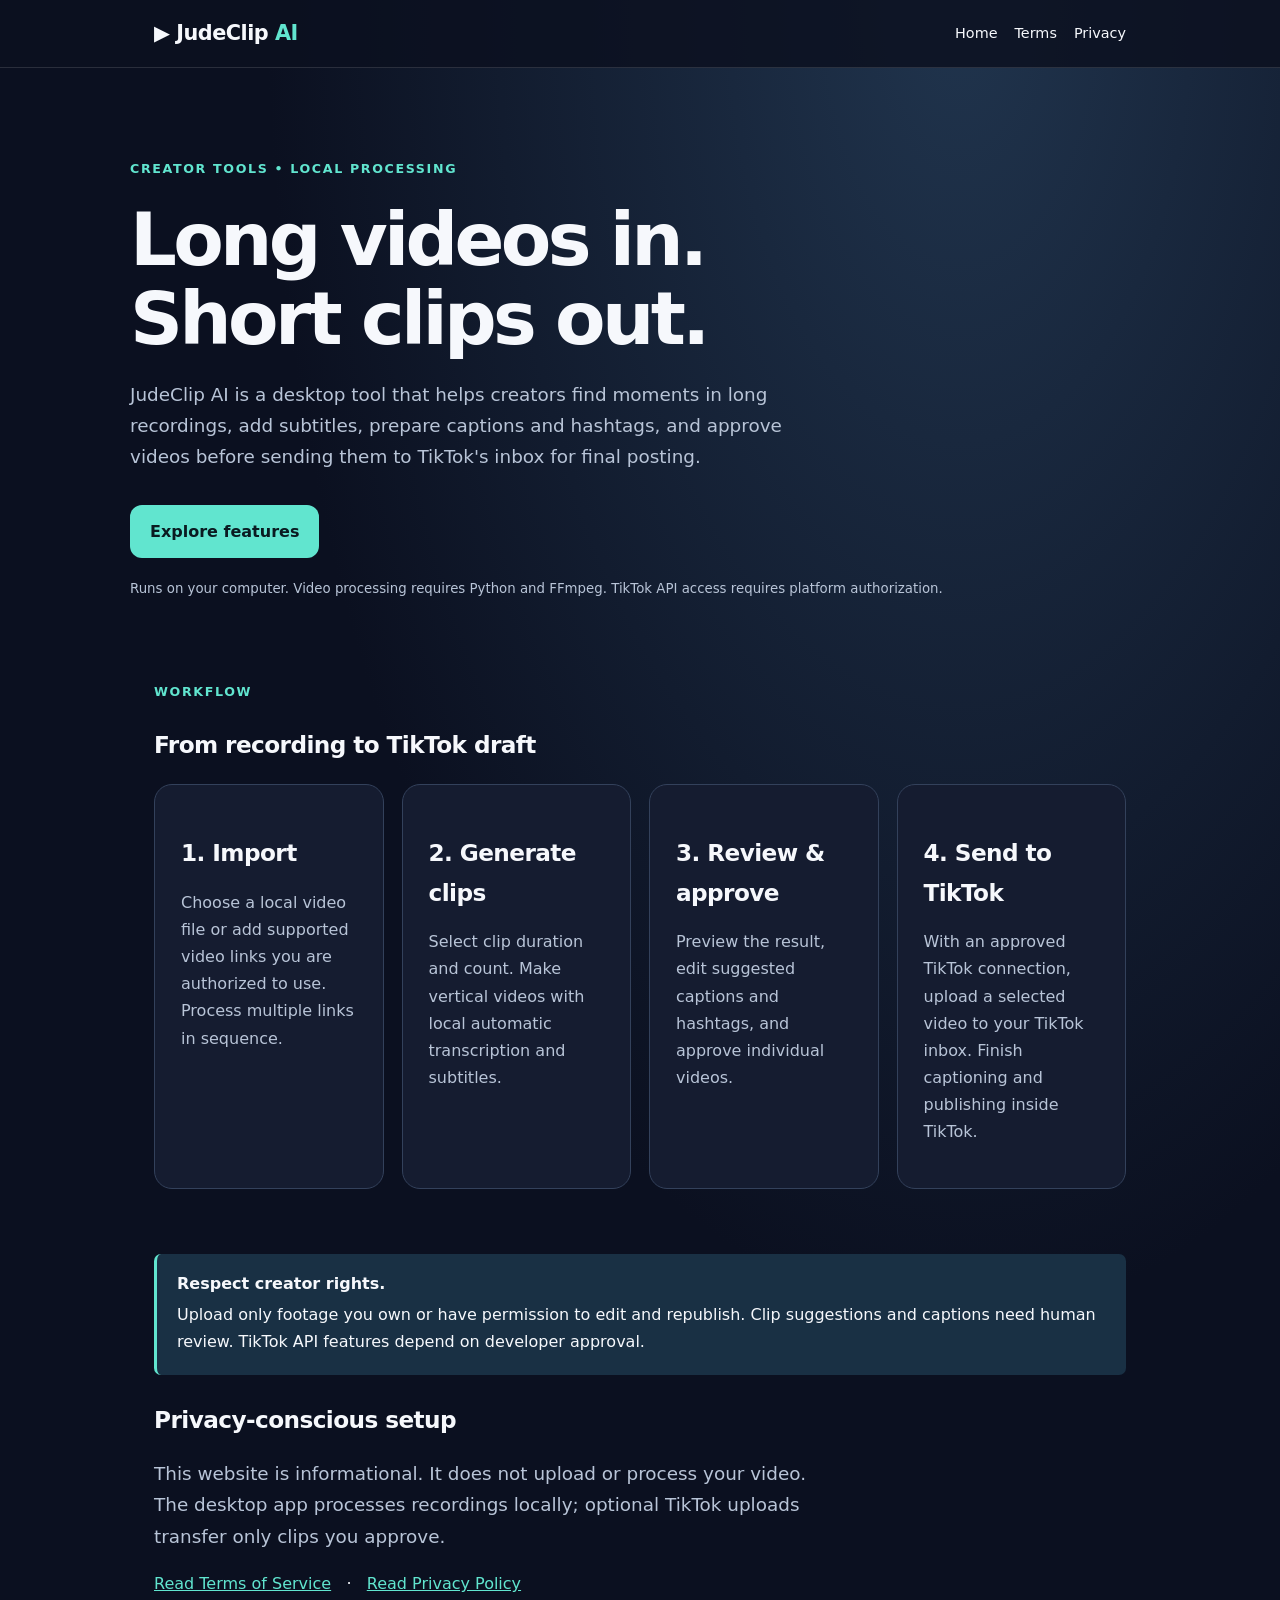
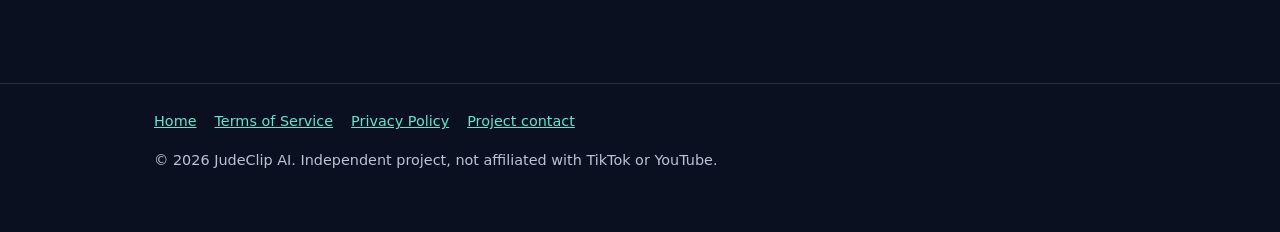
<file: index.html>
<!doctype html><html lang="en"><head><meta charset="utf-8"><meta name="viewport" content="width=device-width,initial-scale=1"><meta name="theme-color" content="#0b1020"><meta name="description" content="JudeClip AI is a desktop application for creating vertical clips from authorized videos and reviewing uploads to TikTok."><title>Home | JudeClip AI</title><link rel="stylesheet" href="styles.css"></head><body><header><div class="wrap"><a href="./" class="brand">▶ JudeClip <span>AI</span></a><nav aria-label="Site navigation"><a href="./">Home</a><a href="terms.html">Terms</a><a href="privacy.html">Privacy</a></nav></div></header><main><section class="wrap hero"><div class="eyebrow">Creator tools • Local processing</div><h1>Long videos in.<br>Short clips out.</h1><p class="lead">JudeClip AI is a desktop tool that helps creators find moments in long recordings, add subtitles, prepare captions and hashtags, and approve videos before sending them to TikTok's inbox for final posting.</p><a class="btn" href="#features">Explore features</a><p><small>Runs on your computer. Video processing requires Python and FFmpeg. TikTok API access requires platform authorization.</small></p></section><section class="wrap" id="features"><div class="eyebrow">Workflow</div><h2>From recording to TikTok draft</h2><div class="grid"><article class="card"><h2>1. Import</h2><p>Choose a local video file or add supported video links you are authorized to use. Process multiple links in sequence.</p></article><article class="card"><h2>2. Generate clips</h2><p>Select clip duration and count. Make vertical videos with local automatic transcription and subtitles.</p></article><article class="card"><h2>3. Review & approve</h2><p>Preview the result, edit suggested captions and hashtags, and approve individual videos.</p></article><article class="card"><h2>4. Send to TikTok</h2><p>With an approved TikTok connection, upload a selected video to your TikTok inbox. Finish captioning and publishing inside TikTok.</p></article></div><div class="notice"><strong>Respect creator rights.</strong><p>Upload only footage you own or have permission to edit and republish. Clip suggestions and captions need human review. TikTok API features depend on developer approval.</p></div></section><section class="wrap" style="padding-bottom:70px"><h2>Privacy-conscious setup</h2><p class="lead">This website is informational. It does not upload or process your video. The desktop app processes recordings locally; optional TikTok uploads transfer only clips you approve.</p><p><a href="terms.html">Read Terms of Service</a> &nbsp; · &nbsp; <a href="privacy.html">Read Privacy Policy</a></p></section></main><footer><div class="wrap"><div class="footer-links"><a href="./">Home</a><a href="terms.html">Terms of Service</a><a href="privacy.html">Privacy Policy</a><a href="https://github.com/7j9n8pm72c-del/judeclip-ai-site/issues">Project contact</a></div><p>© 2026 JudeClip AI. Independent project, not affiliated with TikTok or YouTube.</p></div></footer></body></html>
</file>
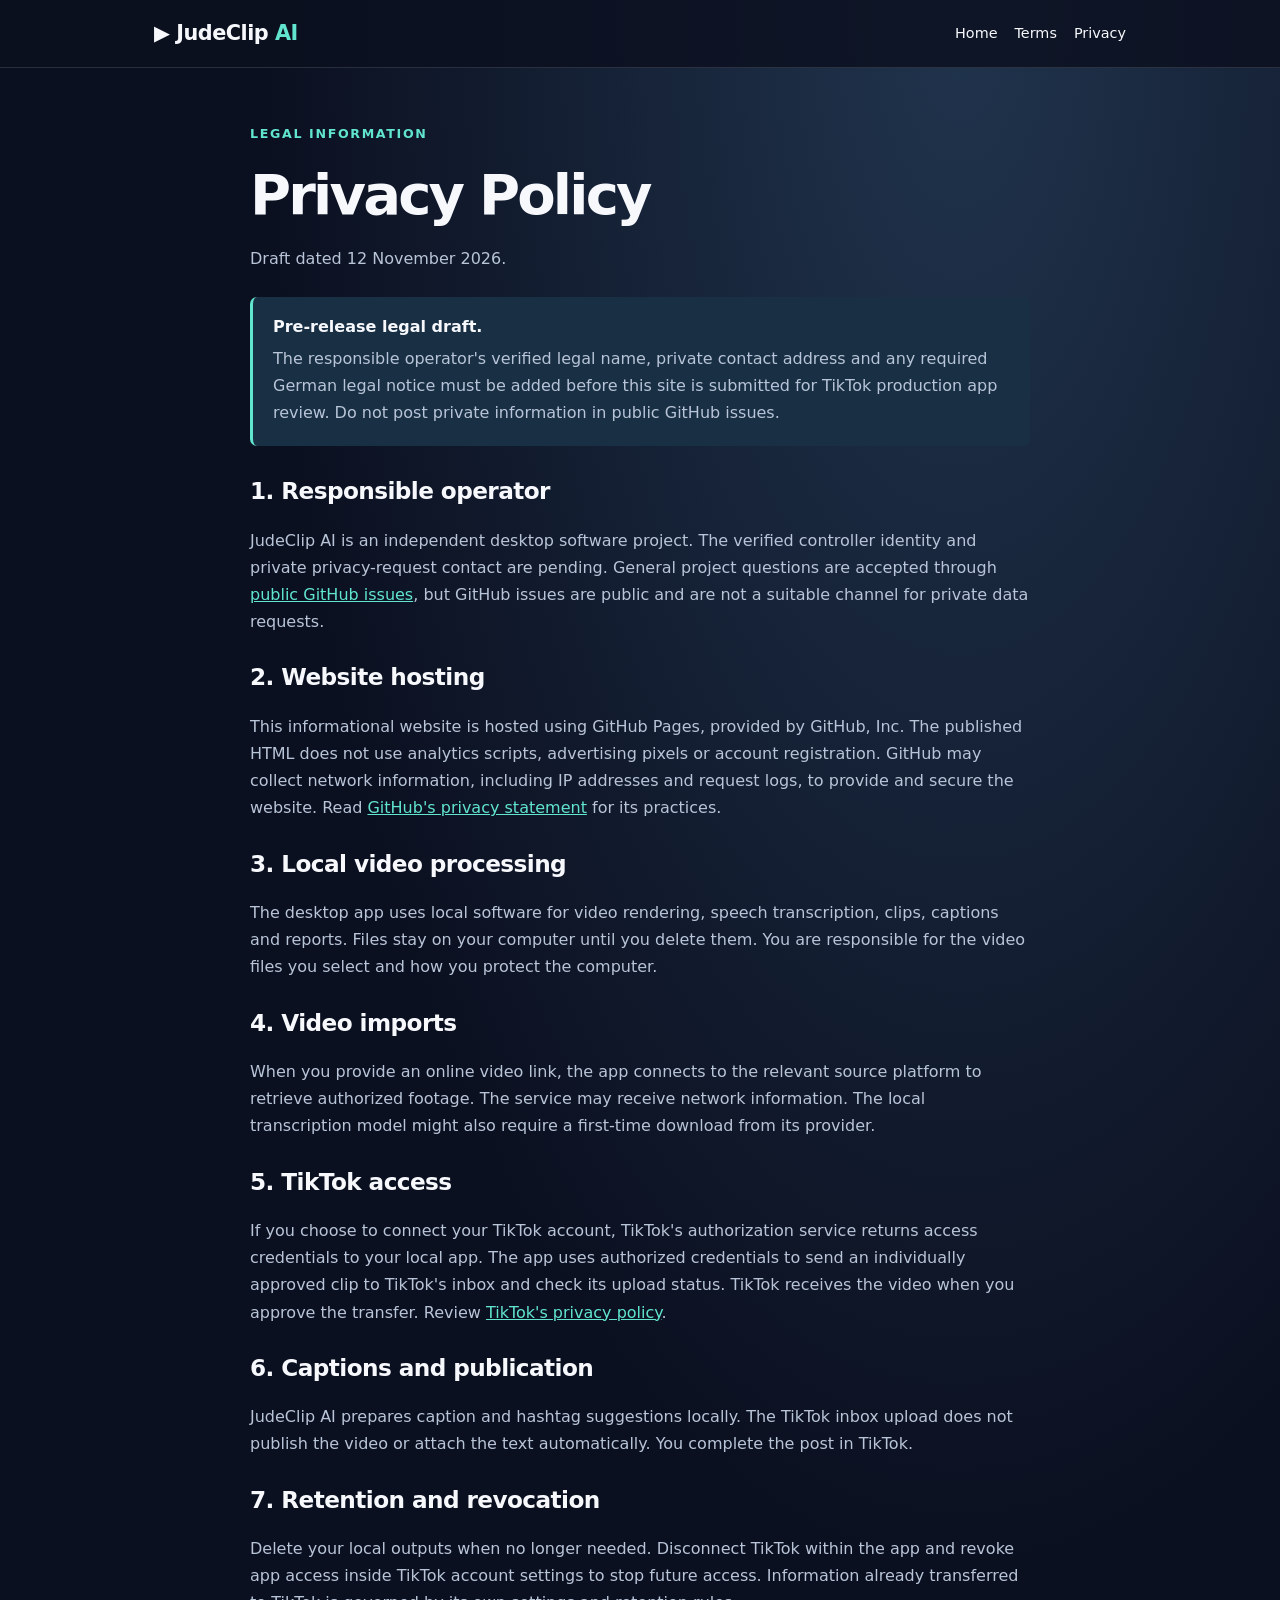
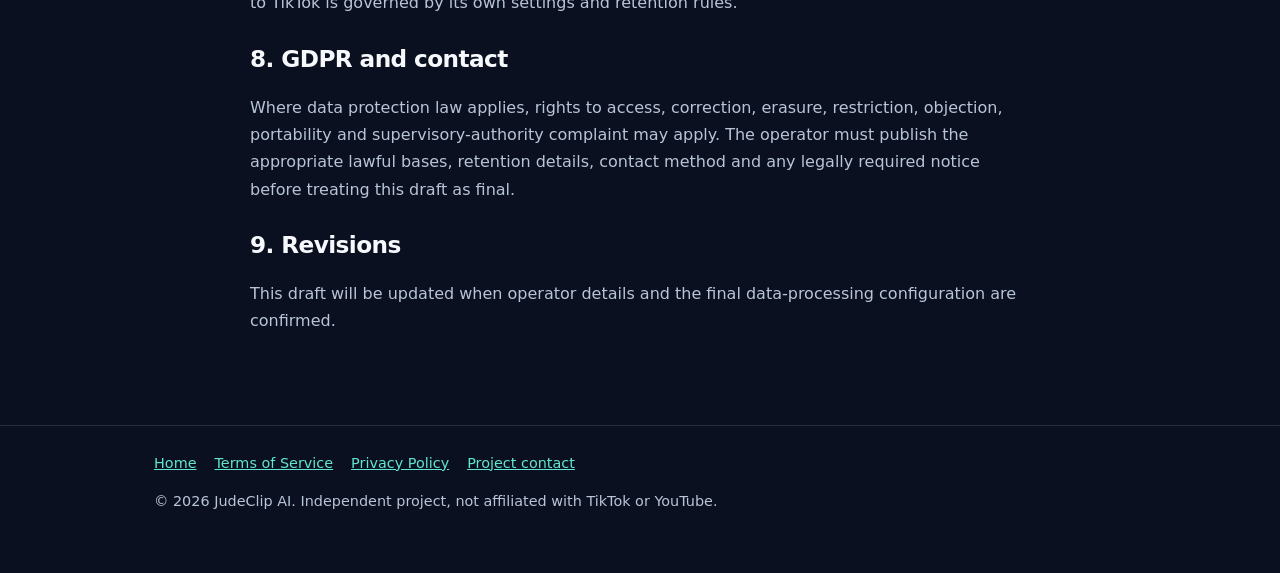
<file: privacy.html>
<!doctype html><html lang="en"><head><meta charset="utf-8"><meta name="viewport" content="width=device-width,initial-scale=1"><meta name="theme-color" content="#0b1020"><meta name="description" content="Privacy information for JudeClip AI's informational website and local video clipping desktop tool."><title>Privacy Policy | JudeClip AI</title><link rel="stylesheet" href="styles.css"></head><body><header><div class="wrap"><a href="./" class="brand">▶ JudeClip <span>AI</span></a><nav aria-label="Site navigation"><a href="./">Home</a><a href="terms.html">Terms</a><a href="privacy.html">Privacy</a></nav></div></header><main class="wrap"><article class="article"><div class="eyebrow">Legal information</div><h1>Privacy Policy</h1><p>Draft dated 12 November 2026.</p><div class="notice"><strong>Pre-release legal draft.</strong><p>The responsible operator's verified legal name, private contact address and any required German legal notice must be added before this site is submitted for TikTok production app review. Do not post private information in public GitHub issues.</p></div><h2>1. Responsible operator</h2><p>JudeClip AI is an independent desktop software project. The verified controller identity and private privacy-request contact are pending. General project questions are accepted through <a href="https://github.com/7j9n8pm72c-del/judeclip-ai-site/issues">public GitHub issues</a>, but GitHub issues are public and are not a suitable channel for private data requests.</p><h2>2. Website hosting</h2><p>This informational website is hosted using GitHub Pages, provided by GitHub, Inc. The published HTML does not use analytics scripts, advertising pixels or account registration. GitHub may collect network information, including IP addresses and request logs, to provide and secure the website. Read <a href="https://docs.github.com/en/site-policy/privacy-policies/github-general-privacy-statement">GitHub's privacy statement</a> for its practices.</p><h2>3. Local video processing</h2><p>The desktop app uses local software for video rendering, speech transcription, clips, captions and reports. Files stay on your computer until you delete them. You are responsible for the video files you select and how you protect the computer.</p><h2>4. Video imports</h2><p>When you provide an online video link, the app connects to the relevant source platform to retrieve authorized footage. The service may receive network information. The local transcription model might also require a first-time download from its provider.</p><h2>5. TikTok access</h2><p>If you choose to connect your TikTok account, TikTok's authorization service returns access credentials to your local app. The app uses authorized credentials to send an individually approved clip to TikTok's inbox and check its upload status. TikTok receives the video when you approve the transfer. Review <a href="https://www.tiktok.com/legal/page/eea/privacy-policy/en">TikTok's privacy policy</a>.</p><h2>6. Captions and publication</h2><p>JudeClip AI prepares caption and hashtag suggestions locally. The TikTok inbox upload does not publish the video or attach the text automatically. You complete the post in TikTok.</p><h2>7. Retention and revocation</h2><p>Delete your local outputs when no longer needed. Disconnect TikTok within the app and revoke app access inside TikTok account settings to stop future access. Information already transferred to TikTok is governed by its own settings and retention rules.</p><h2>8. GDPR and contact</h2><p>Where data protection law applies, rights to access, correction, erasure, restriction, objection, portability and supervisory-authority complaint may apply. The operator must publish the appropriate lawful bases, retention details, contact method and any legally required notice before treating this draft as final.</p><h2>9. Revisions</h2><p>This draft will be updated when operator details and the final data-processing configuration are confirmed.</p></article></main><footer><div class="wrap"><div class="footer-links"><a href="./">Home</a><a href="terms.html">Terms of Service</a><a href="privacy.html">Privacy Policy</a><a href="https://github.com/7j9n8pm72c-del/judeclip-ai-site/issues">Project contact</a></div><p>© 2026 JudeClip AI. Independent project, not affiliated with TikTok or YouTube.</p></div></footer></body></html>
</file>
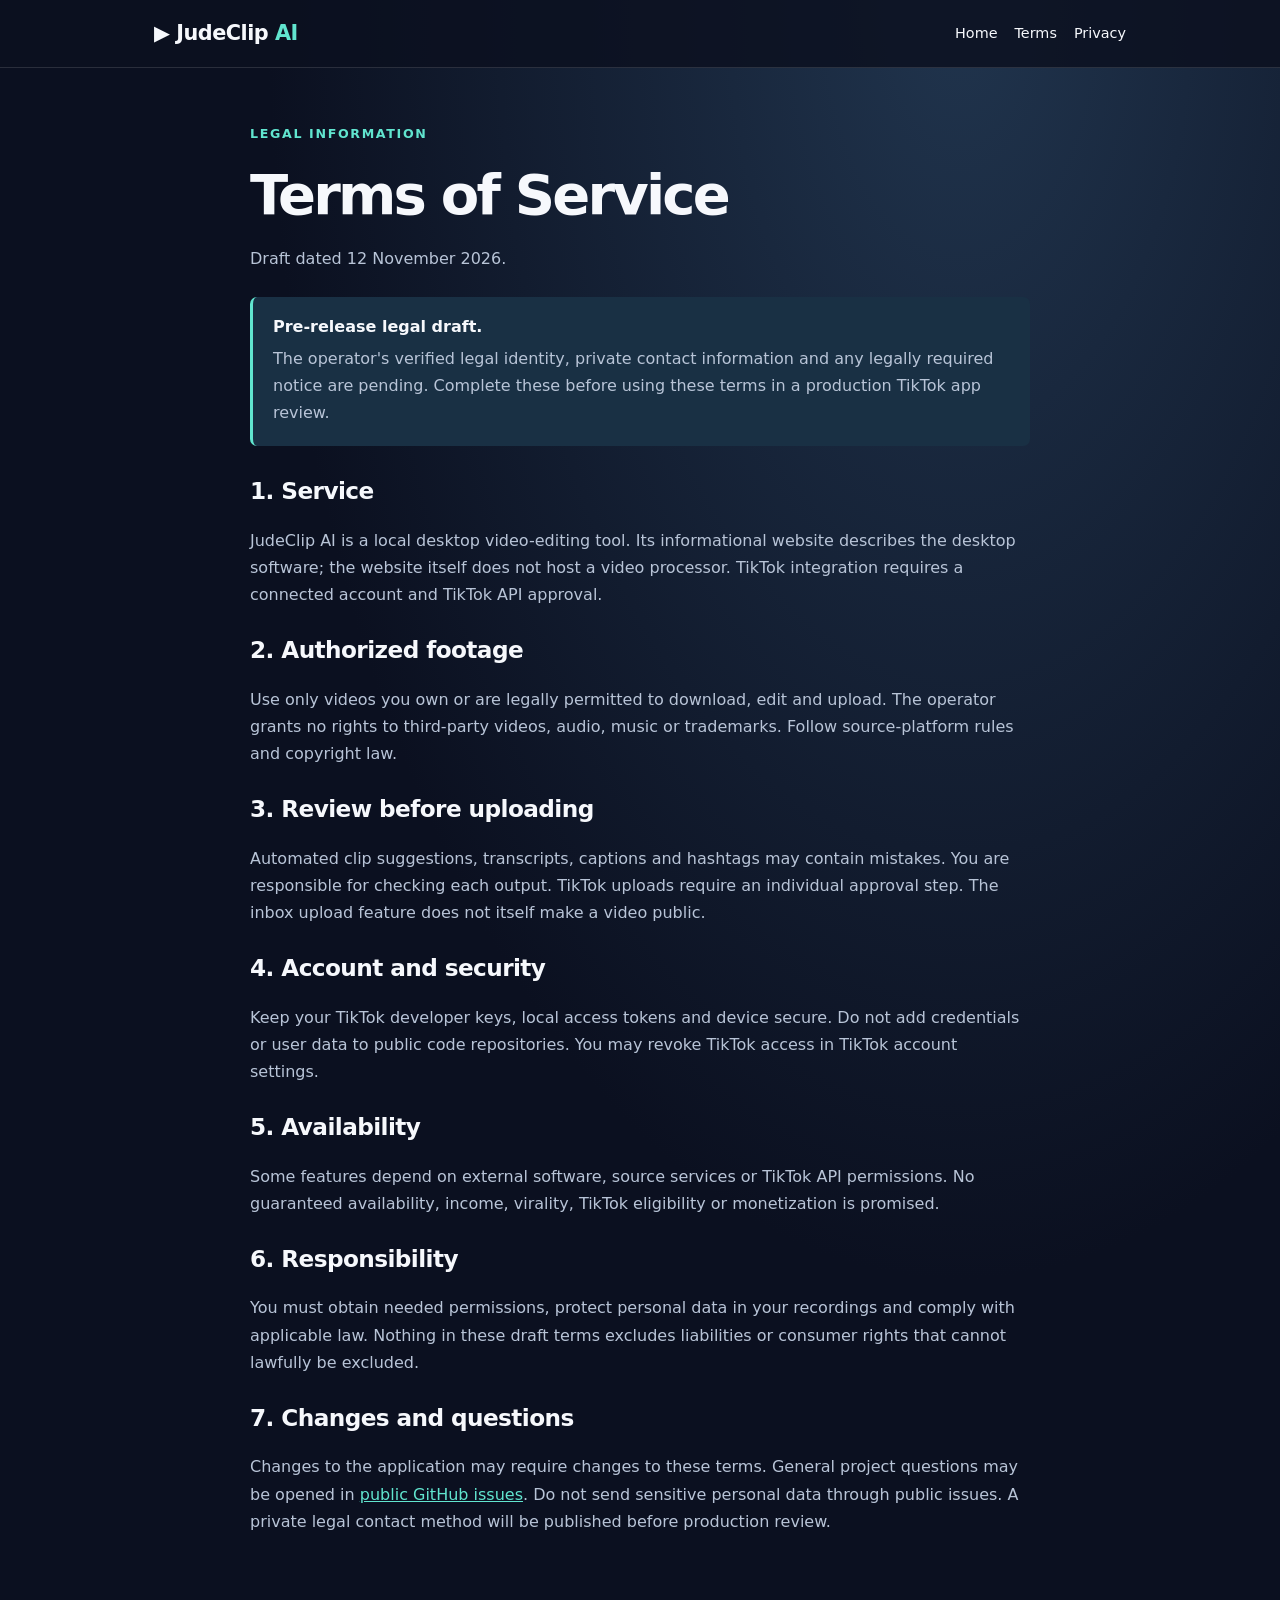
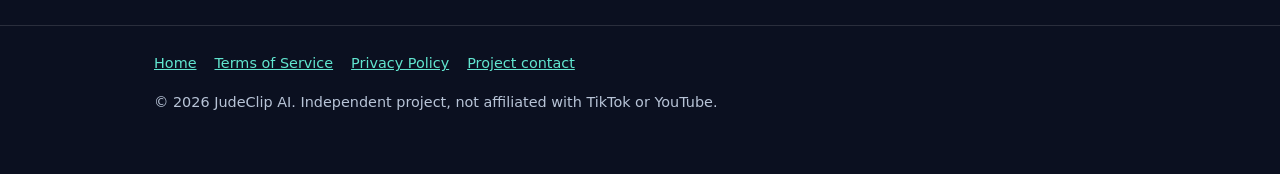
<file: terms.html>
<!doctype html><html lang="en"><head><meta charset="utf-8"><meta name="viewport" content="width=device-width,initial-scale=1"><meta name="theme-color" content="#0b1020"><meta name="description" content="Terms for JudeClip AI's informational website and desktop application."><title>Terms of Service | JudeClip AI</title><link rel="stylesheet" href="styles.css"></head><body><header><div class="wrap"><a href="./" class="brand">▶ JudeClip <span>AI</span></a><nav aria-label="Site navigation"><a href="./">Home</a><a href="terms.html">Terms</a><a href="privacy.html">Privacy</a></nav></div></header><main class="wrap"><article class="article"><div class="eyebrow">Legal information</div><h1>Terms of Service</h1><p>Draft dated 12 November 2026.</p><div class="notice"><strong>Pre-release legal draft.</strong><p>The operator's verified legal identity, private contact information and any legally required notice are pending. Complete these before using these terms in a production TikTok app review.</p></div><h2>1. Service</h2><p>JudeClip AI is a local desktop video-editing tool. Its informational website describes the desktop software; the website itself does not host a video processor. TikTok integration requires a connected account and TikTok API approval.</p><h2>2. Authorized footage</h2><p>Use only videos you own or are legally permitted to download, edit and upload. The operator grants no rights to third-party videos, audio, music or trademarks. Follow source-platform rules and copyright law.</p><h2>3. Review before uploading</h2><p>Automated clip suggestions, transcripts, captions and hashtags may contain mistakes. You are responsible for checking each output. TikTok uploads require an individual approval step. The inbox upload feature does not itself make a video public.</p><h2>4. Account and security</h2><p>Keep your TikTok developer keys, local access tokens and device secure. Do not add credentials or user data to public code repositories. You may revoke TikTok access in TikTok account settings.</p><h2>5. Availability</h2><p>Some features depend on external software, source services or TikTok API permissions. No guaranteed availability, income, virality, TikTok eligibility or monetization is promised.</p><h2>6. Responsibility</h2><p>You must obtain needed permissions, protect personal data in your recordings and comply with applicable law. Nothing in these draft terms excludes liabilities or consumer rights that cannot lawfully be excluded.</p><h2>7. Changes and questions</h2><p>Changes to the application may require changes to these terms. General project questions may be opened in <a href="https://github.com/7j9n8pm72c-del/judeclip-ai-site/issues">public GitHub issues</a>. Do not send sensitive personal data through public issues. A private legal contact method will be published before production review.</p></article></main><footer><div class="wrap"><div class="footer-links"><a href="./">Home</a><a href="terms.html">Terms of Service</a><a href="privacy.html">Privacy Policy</a><a href="https://github.com/7j9n8pm72c-del/judeclip-ai-site/issues">Project contact</a></div><p>© 2026 JudeClip AI. Independent project, not affiliated with TikTok or YouTube.</p></div></footer></body></html>
</file>
<file: styles.css>
:root{color-scheme:dark;--bg:#0b1020;--card:#151c30;--line:#33415b;--mint:#61e5cf;--text:#f6f8fc;--muted:#b8c4d7}*{box-sizing:border-box}body{margin:0;background:radial-gradient(ellipse at 75% 0%,#20344d 0%,#0b1020 51%);color:var(--text);font:16px/1.7 system-ui,-apple-system,Segoe UI,sans-serif}a{color:var(--mint)}a:hover{text-decoration:none}.wrap{max-width:1020px;margin:auto;padding:0 24px}header{border-bottom:1px solid #ffffff20;background:#0b1020d6}header .wrap{display:flex;justify-content:space-between;align-items:center;gap:18px;flex-wrap:wrap;padding-top:16px;padding-bottom:16px}header a{text-decoration:none;color:var(--text)}.brand{font-size:1.3rem;font-weight:800;letter-spacing:-.5px}.brand span{color:var(--mint)}nav{display:flex;flex-wrap:wrap;gap:17px;font-size:.9rem}.hero{padding:90px 0 64px}.eyebrow{font-weight:800;color:var(--mint);letter-spacing:.13em;font-size:.79rem;text-transform:uppercase}h1{font-size:clamp(2.65rem,8vw,4.6rem);line-height:1.08;max-width:780px;letter-spacing:-.05em;margin:20px 0}h2{font-size:1.45rem;letter-spacing:-.025em;margin:22px 0 9px}.lead{font-size:1.15rem;color:var(--muted);max-width:690px}.btn{display:inline-block;background:var(--mint);color:#0a1b21;text-decoration:none;padding:13px 20px;font-weight:800;border-radius:12px;margin-top:14px}.grid{display:grid;grid-template-columns:repeat(auto-fit,minmax(220px,1fr));gap:18px;margin:20px 0 65px}.card{background:var(--card);border:1px solid var(--line);border-radius:18px;padding:26px}.card p,.article p,.article li{color:var(--muted)}.article{max-width:780px;margin:55px auto 90px}.article h1{font-size:clamp(2.2rem,6vw,3.5rem)}.notice{border-left:3px solid var(--mint);background:#193044;padding:16px 20px;border-radius:7px;margin:25px 0}.notice p{margin:4px 0}.article a{overflow-wrap:anywhere}footer{border-top:1px solid #ffffff20;padding:25px 0 45px;color:var(--muted);font-size:.9rem}.footer-links{display:flex;gap:18px;flex-wrap:wrap}small{color:var(--muted)}@media(max-width:560px){.hero{padding:55px 0 35px}header .wrap{align-items:flex-start}nav{gap:10px;font-size:.84rem}.card{padding:20px}}
</file>
